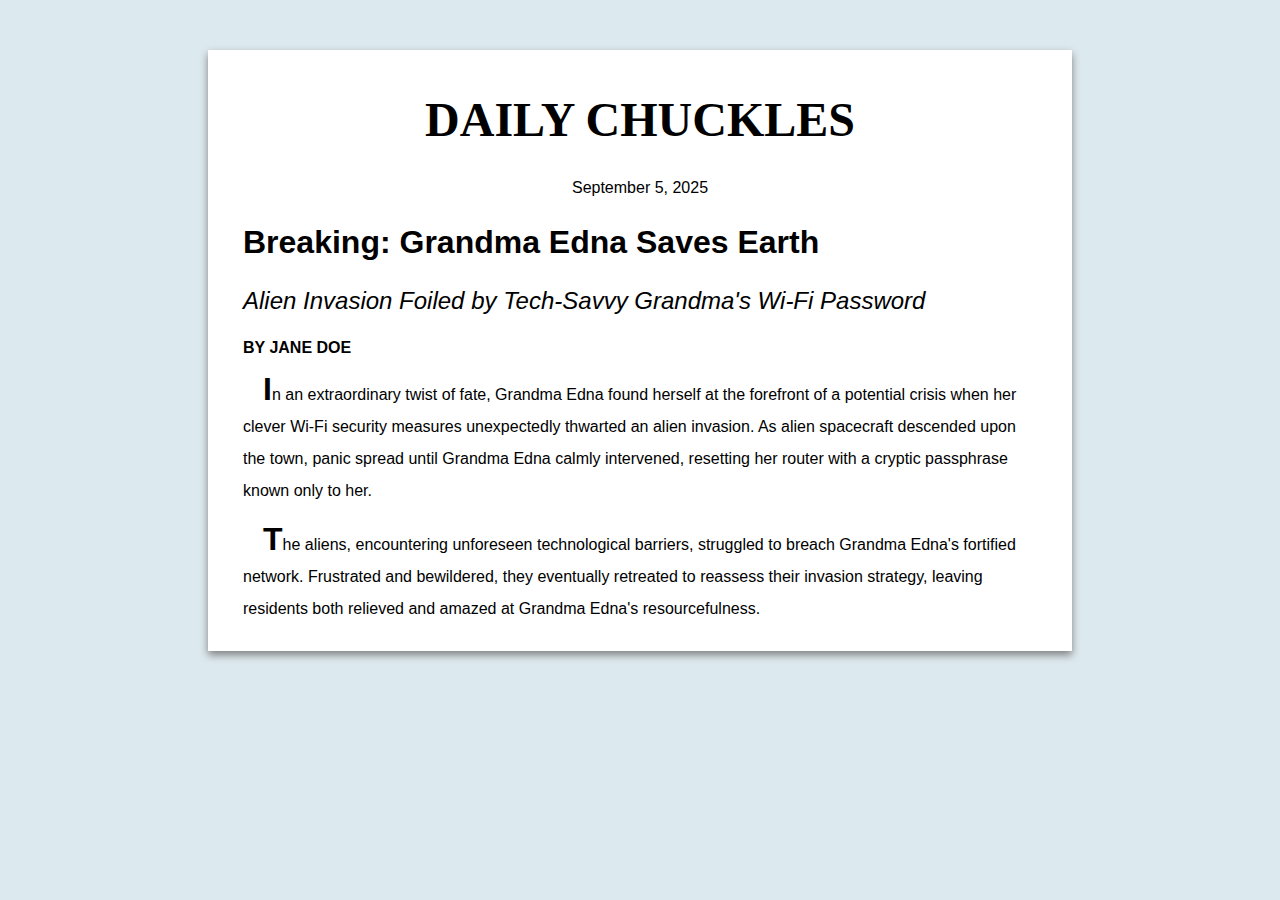
<file: Newspaper Article/index.html>
<!DOCTYPE html>
<html lang="en">
  <head>
    <meta charset="utf-8">
    <meta name="viewport" content="width=device-width, initial-scale=1.0">
    <title>Newspaper Article</title>
    <link rel = "stylesheet" href = "styles.css">
  </head>
  <body>
    <article class = "newspaper">
      <h1 class = "name">Daily Chuckles</h1>
      <p class = "date">September 5, 2025</p>
      <h2 class = "headline">Breaking: Grandma Edna Saves Earth</h2>
      <p class = "sub-headline">Alien Invasion Foiled by Tech-Savvy Grandma's Wi-Fi Password</p>
      <p class = "author">By Jane Doe</p>
      <p class = "text">In an extraordinary twist of fate, Grandma Edna found herself at the forefront of a potential crisis when her clever Wi-Fi security measures unexpectedly thwarted an alien invasion. As alien spacecraft descended upon the town, panic spread until Grandma Edna calmly intervened, resetting her router with a cryptic passphrase known only to her.</p>
      <p class = "text">The aliens, encountering unforeseen technological barriers, struggled to breach Grandma Edna's fortified network. Frustrated and bewildered, they eventually retreated to reassess their invasion strategy, leaving residents both relieved and amazed at Grandma Edna's resourcefulness.</p>
    </article>
  </body>
</html>
</file>
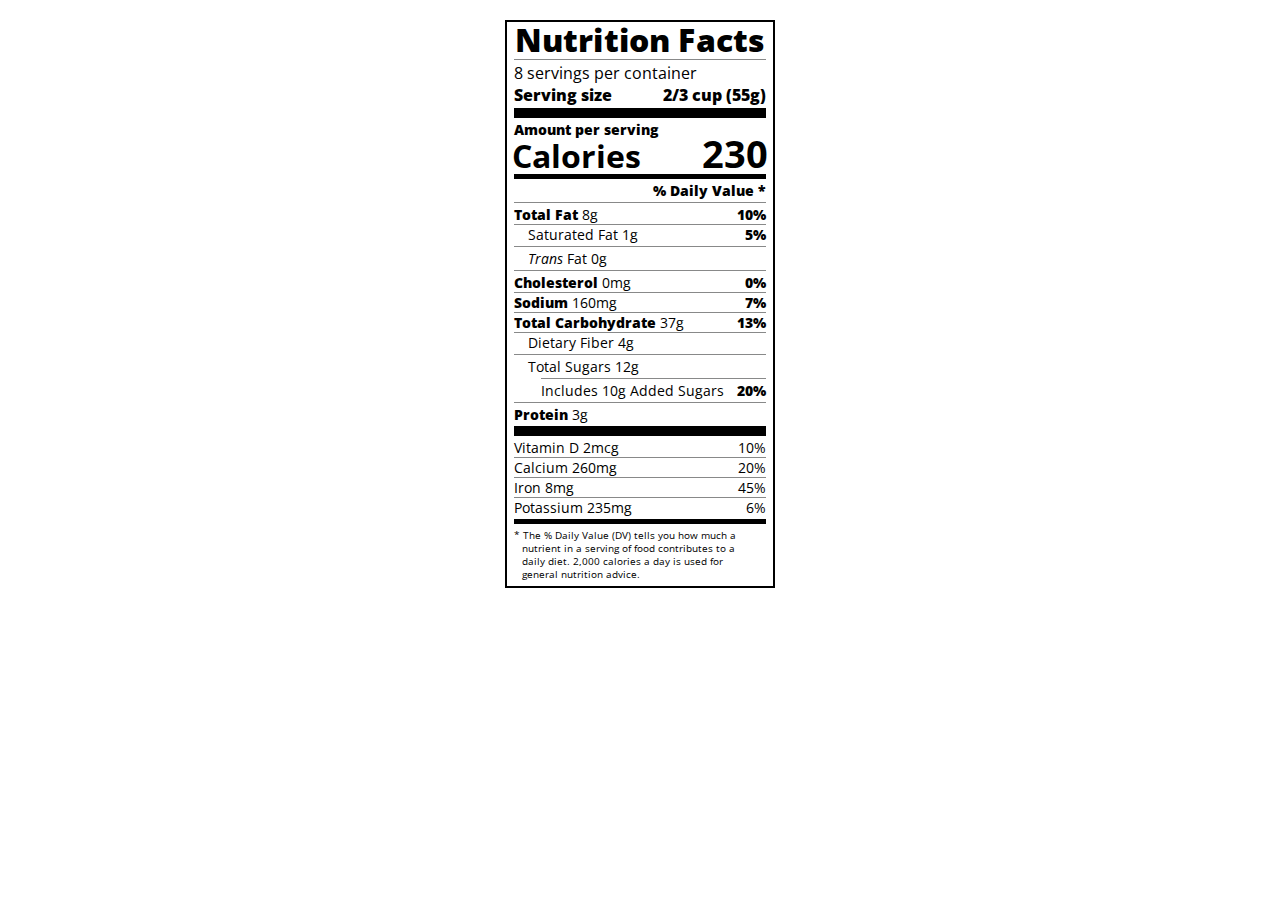
<file: Nutritional Label/index.html>
<!DOCTYPE html>
<html lang="en">

<head>
  <meta charset="UTF-8">
  <title>Nutrition Label</title>
  <link href="https://fonts.googleapis.com/css?family=Open+Sans:400,700,800" rel="stylesheet">
  <link href="./styles.css" rel="stylesheet">
</head>

<body>
    <div class="label">
        <header>
            <h1 class="bold">Nutrition Facts</h1>
            <div class="divider"></div>
            <p>8 servings per container</p>
            <p class="bold">Serving size <span>2/3 cup (55g)</span></p>
        </header>
        <div class="divider large"></div>

        <div class="calories-info">
            <div class="left-container">
                <h2 class="bold small-text">Amount per serving</h2>
                <p>Calories</p>
            </div>
            <span>230</span>
        </div>
        <div class="divider medium"></div>

        <div class="daily-value small-text">
            <p class="bold right no-divider">% Daily Value *</p>
            <div class="divider"></div>

            <p><span><span class="bold">Total Fat</span> 8g</span> <span class="bold">10%</span></p>
            <p class="indent no-divider">Saturated Fat 1g <span class="bold">5%</span></p>
            <div class="divider"></div>
            <p class="indent no-divider"><span><i>Trans</i> Fat 0g</span></p>
            <div class="divider"></div>

            <p><span><span class="bold">Cholesterol</span> 0mg</span> <span class="bold">0%</span></p>
            <p><span><span class="bold">Sodium</span> 160mg</span> <span class="bold">7%</span></p>

            <p><span><span class="bold">Total Carbohydrate</span> 37g</span> <span class="bold">13%</span></p>
            <p class="indent no-divider">Dietary Fiber 4g</p>
            <div class="divider"></div>
            <p class="indent no-divider">Total Sugars 12g</p>
            <div class="divider double-indent"></div>
            <p class="double-indent no-divider">Includes 10g Added Sugars <span class="bold">20%</span></p>
            <div class="divider"></div>
            <p class="no-divider"><span><span class="bold">Protein</span> 3g</span></p>

            <div class="divider large"></div>

            <p>Vitamin D 2mcg <span>10%</span></p>
            <p>Calcium 260mg <span>20%</span></p>
            <p>Iron 8mg <span>45%</span></p>
            <p class="no-divider">Potassium 235mg <span>6%</span></p>
        </div>
        
        <div class="divider medium"></div>
        <p class="note">* The % Daily Value (DV) tells you how much a nutrient in a serving of food contributes to a daily
        diet. 2,000 calories a day is used for general nutrition advice.</p>
    </div>
</body>
</html>
</file>
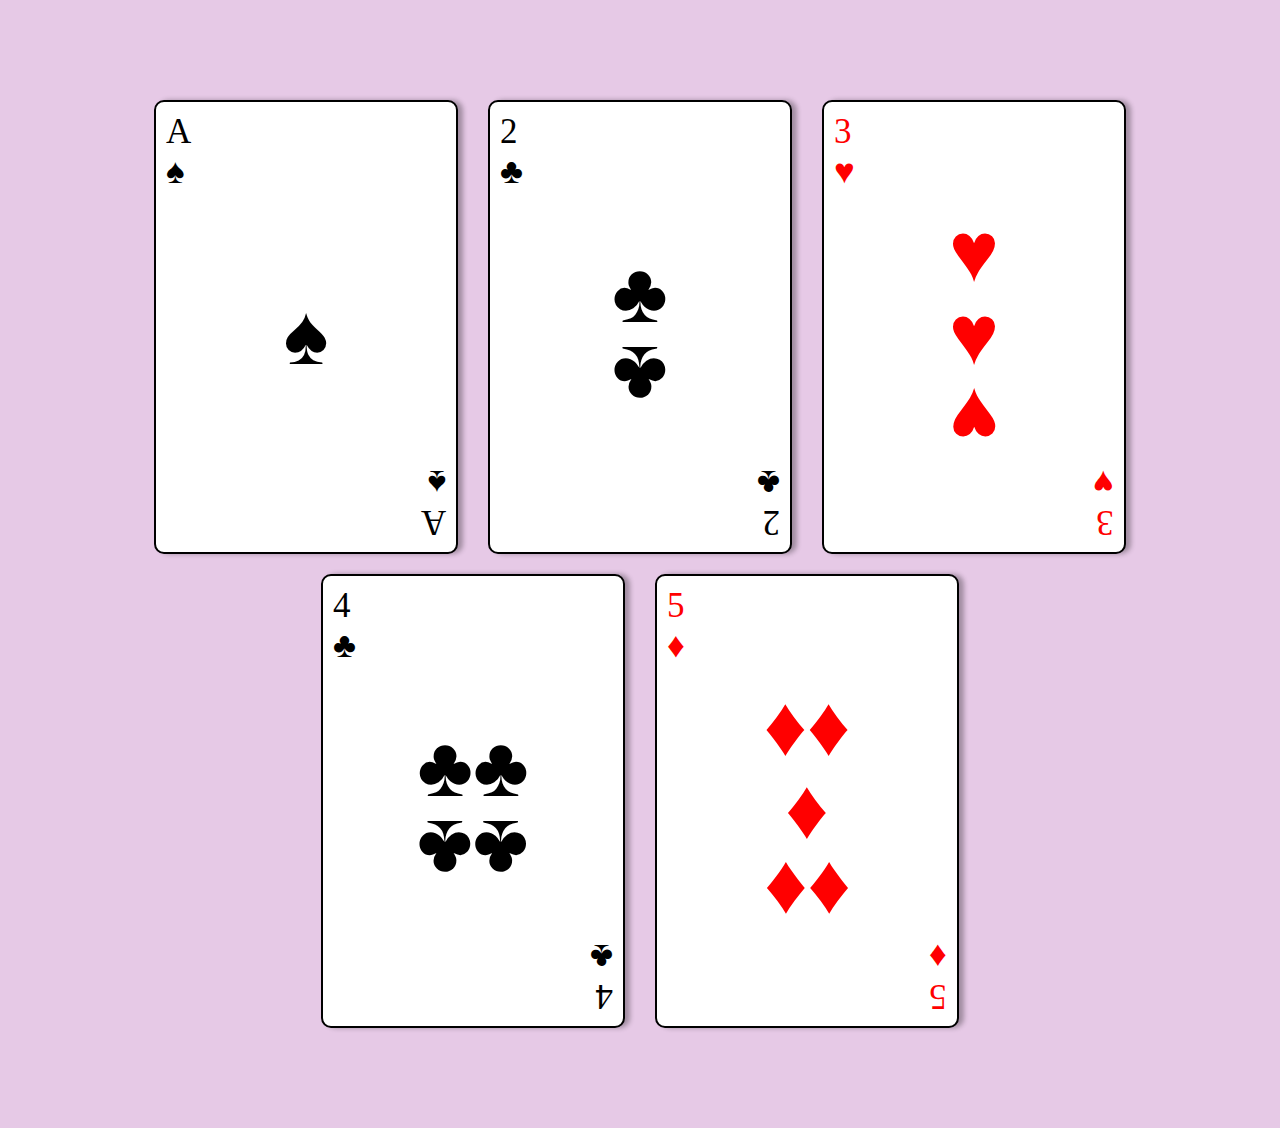
<file: Page of Playing Cards/index.html>
<!DOCTYPE html>
<html lang="en">

<head>
  <meta charset="UTF-8">
  <meta name="viewport" content="width=device-width, initial-scale=1.0">
  <title>Playing Cards</title>
  <link rel = "stylesheet" href="styles.css" />
</head>

<body>
    <main id="playing-cards">
        <!--First Card-->
            <div class="card">
                <div class="left">
                    <span>A</span>
                    <span>♠</span>
                </div>
            
                <div class="middle">
                    <span>♠</span>
                </div>

                <div class="right">
                    <span>♠</span>
                    <span>A</span>
                </div>
            </div>

        <!-- Second Card-->
            <div class="card">
                <div class="left">
                    <span>2</span>
                    <span>♣</span>
                </div>
            
                <div class="middle">
                    <span>♣</span>
                    <span>♣</span>
                </div>

                <div class="right">
                    <span>♣</span>
                    <span>2</span>
                </div>
            </div>

        <!--Third Card-->
            <div class="card" id ="third-card">
                <div class="left">
                    <span>3</span>
                    <span>♥</span>
                </div>
            
                <div class="middle">
                    <span>♥</span>
                    <span>♥</span>
                    <span>♥</span>
                </div>

                <div class="right">
                    <span>♥</span>
                    <span>3</span>
                </div>
            </div>

        <!--Fourth Card-->
            <div class="card">
                <div class="left">
                    <span>4</span>
                    <span>♣</span>
                </div>
            
                <div class="middle">
                    <span>♣♣</span>
                    <span>♣♣</span>
                </div>

                <div class="right">
                    <span>♣</span>
                    <span>4</span>
                </div>
            </div>

        <!--Fifth Card-->
            <div class="card" id="fifth-card">
                <div class="left">
                    <span>5</span>
                    <span>♦</span>
                </div>
            
                <div class="middle">
                    <span>♦♦</span>
                    <span>♦</span>
                    <span>♦♦</span>
                </div>

                <div class="right">
                    <span>♦</span>
                    <span>5</span>
                </div>
            </div>
    </main>
</body>

</html>
</file>
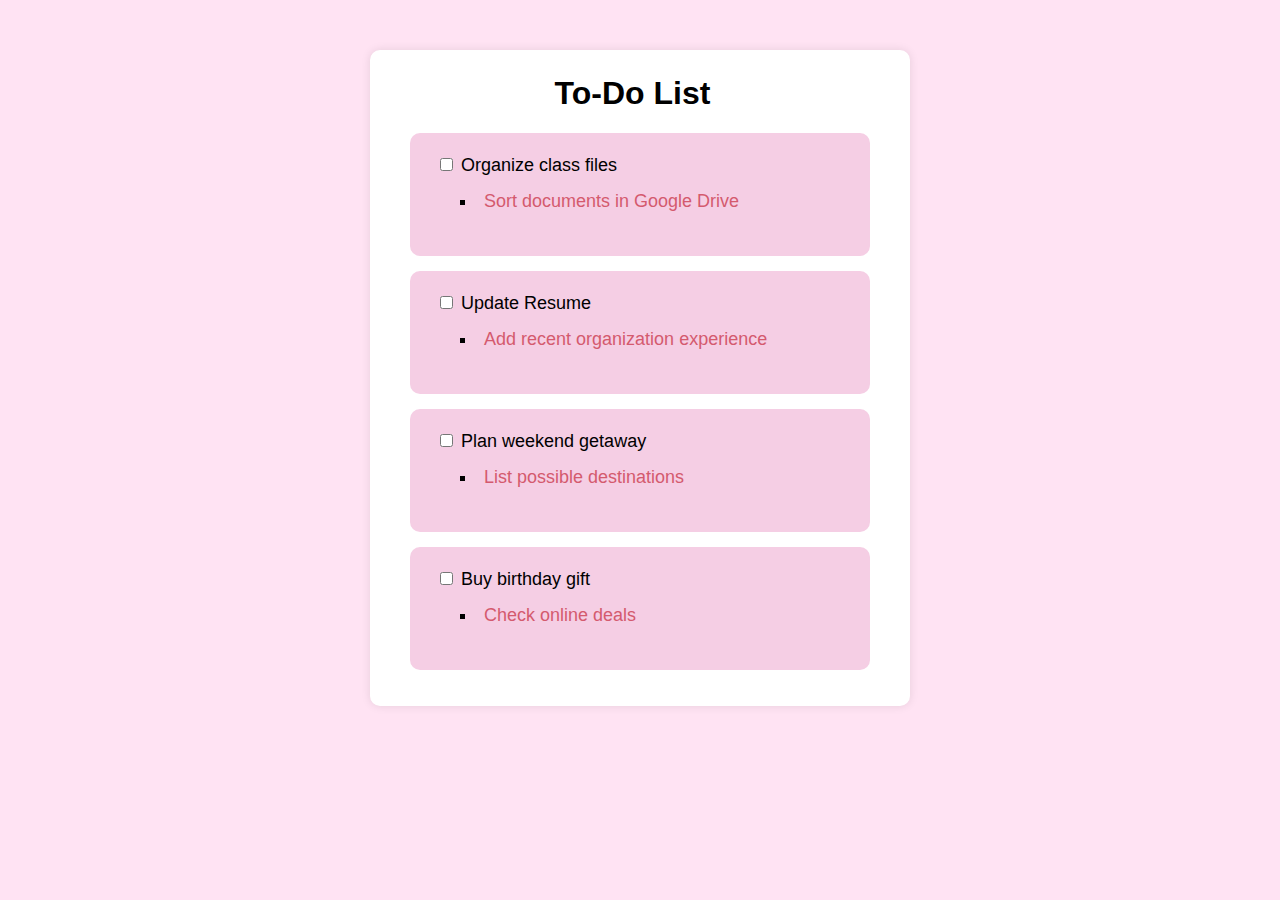
<file: To-Do List/index.html>
<!DOCTYPE html>
<html lang="en">

<head>
    <meta charset="utf-8">
    <title>Styled To-Do List</title>
    <link rel = "stylesheet" href = "design.css">
</head>

<body>
    <div class = "todo-list-box">
        <h1>To-Do List</h1>
        <ul class="todo-list">
            <li>
                <input type = "checkbox" id = "list">
                <label for="list">Organize class files</label>

                <ul class="sub-item">
                    <li>
                        <a class="sub-item-link" href = "https://www.notion.so/nine-s-corner-75f48558c8a7445f9b7f0ca7b3137743?source=copy_link"
                            target = "_blank">
                            Sort documents in Google Drive
                        </a>
                    </li>
                </ul>
            </li>

            <li>
                <input type = "checkbox" id = "list">
                <label for="list">Update Resume</label>

                <ul class="sub-item">
                    <li>
                        <a class="sub-item-link" href = "https://www.notion.so/nine-s-corner-75f48558c8a7445f9b7f0ca7b3137743?source=copy_link"
                            target = "_blank">
                            Add recent organization experience
                        </a>
                    </li>
                </ul>
            </li>

            <li>
                <input type = "checkbox" id = "list">
                <label for="list">Plan weekend getaway</label>

                <ul class="sub-item">
                    <li>
                        <a class="sub-item-link" href = "https://www.notion.so/nine-s-corner-75f48558c8a7445f9b7f0ca7b3137743?source=copy_link"
                            target = "_blank">
                            List possible destinations
                        </a>
                    </li>
                </ul>
            </li>

            <li>
                <input type = "checkbox" id = "list">
                <label for="list">Buy birthday gift</label>

                <ul class="sub-item">
                    <li>
                        <a class="sub-item-link" href = "https://www.notion.so/nine-s-corner-75f48558c8a7445f9b7f0ca7b3137743?source=copy_link"
                            target = "_blank">
                            Check online deals
                        </a>
                    </li>
                </ul>
            </li>
        </ul>
    </div>
</body>

</html>
</file>
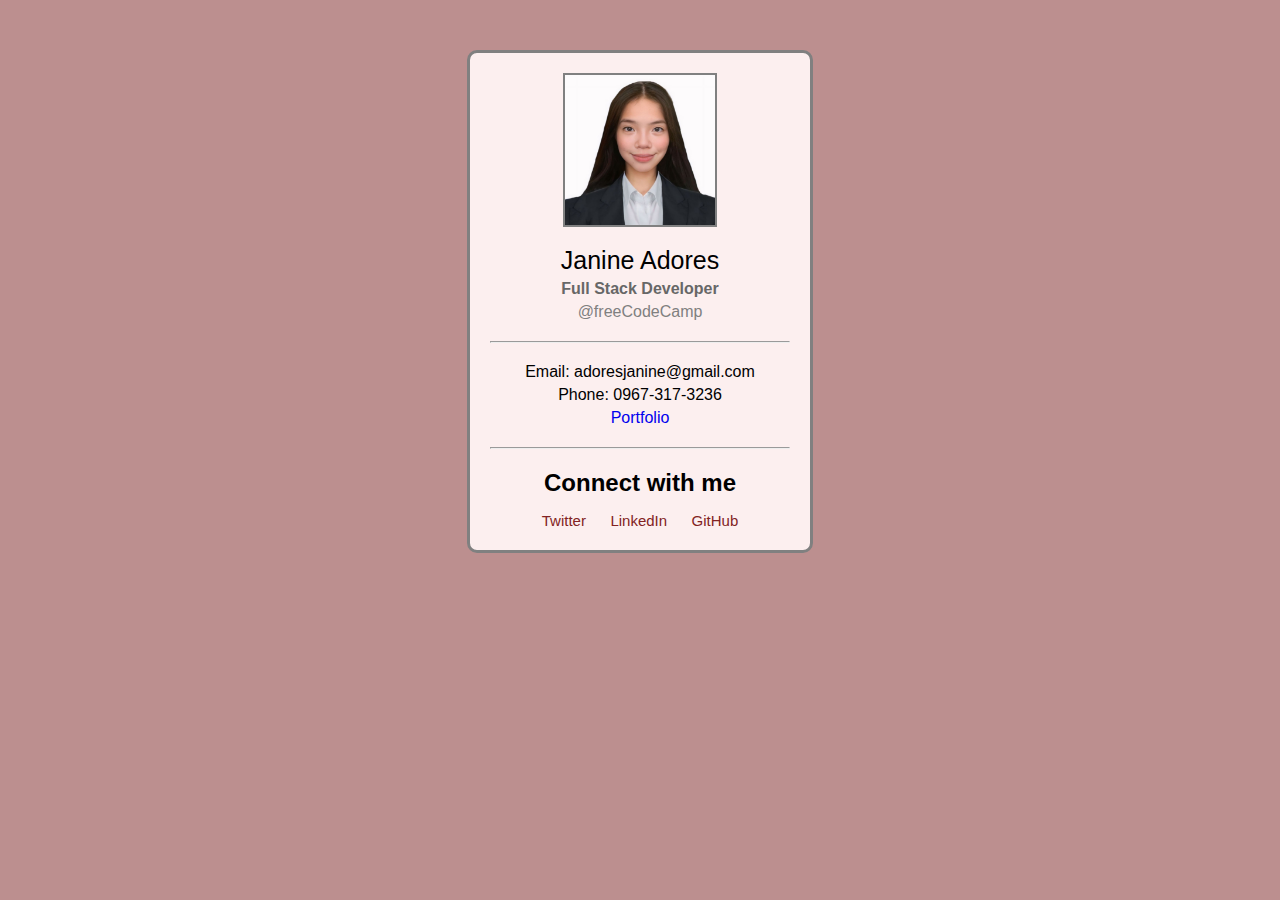
<file: Business Card/businesscard.html>
<!DOCTYPE html>
<html lang="en">
<head>
    <meta charset="UTF-8">
    <meta name="viewport" content="width=device-width, initial-scale=1.0">
    <title>Business Card</title>
    <link rel = "stylesheet" href = "styles.css">
</head>

<body>
    <div class="business-card">
        <img class = "profile-image"
            src = "2x2.jpg" alt = "Janine Adores' Profile Picture"/>
        <p class="full-name">Janine Adores</p>
        <p class="designation">Full Stack Developer</p>
        <p class="company">@freeCodeCamp</p>
        <hr class = "divider">

        <p>Email: adoresjanine@gmail.com</p>
        <p>Phone: 0967-317-3236</p>
        <a href = "https://github.com/nineadore">Portfolio</a>
        <hr class = "divider">

        <div class="social-media">
            <h2>Connect with me</h2>
            <a href = "https://x.com/nineja9_"
            target = "_blank">Twitter</a>
            <a href = "https://www.linkedin.com/in/nineadore/"
            target = "_blank">LinkedIn</a>
            <a href = "https://github.com/nineadore"
            target = "_blank">GitHub</a>
        </div>
    </div>
</body>

</html>
</file>
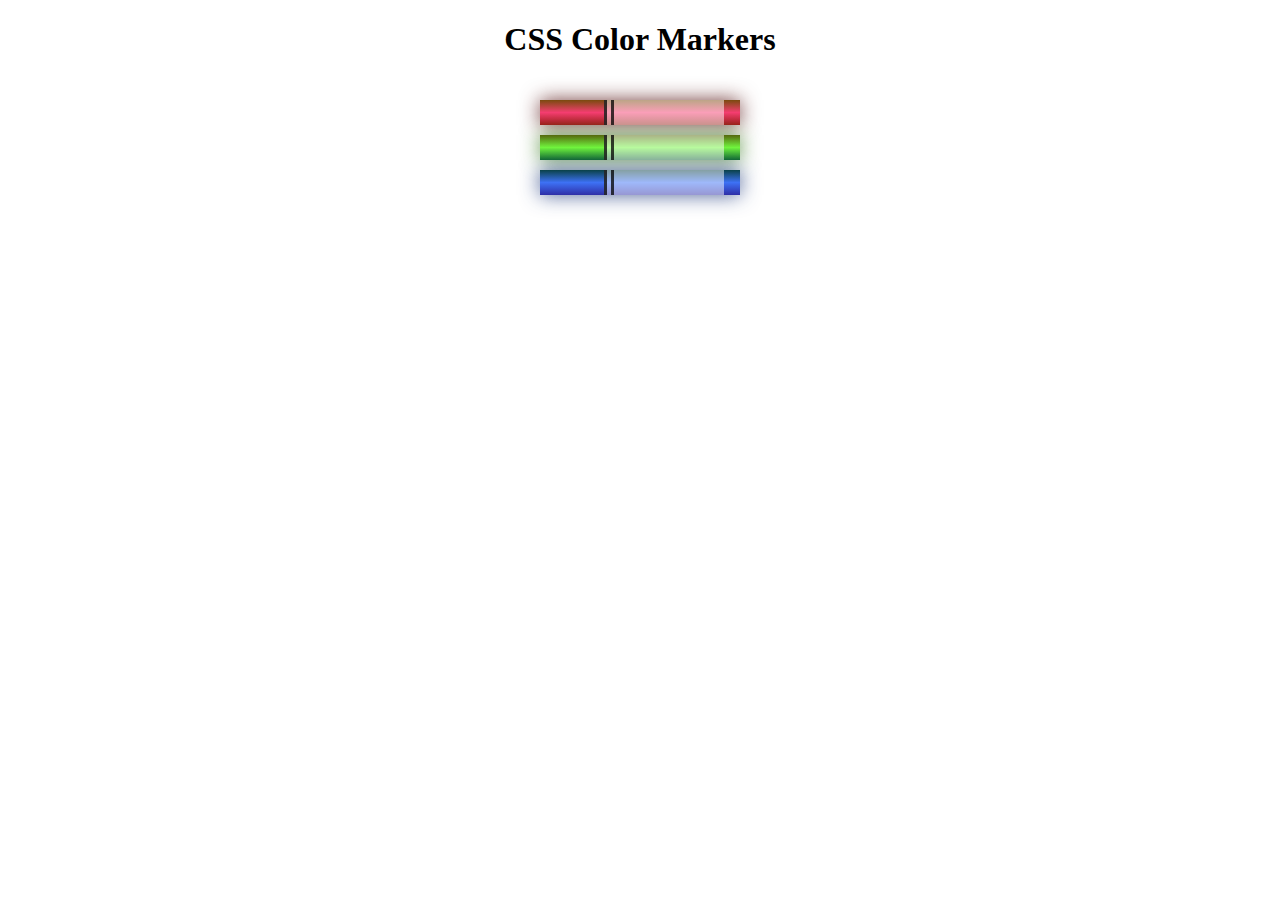
<file: Color Markers/color-markers.html>
<!DOCTYPE html>
<html lang="en">
  <head>
    <meta charset="utf-8">
    <meta name="viewport" content="width=device-width, initial-scale=1.0">
    <title>Colored Markers</title>
    <link rel="stylesheet" href="styles.css">
  </head>
  <body>
    <h1>CSS Color Markers</h1>
    <div class="container">
      <div class="marker red">
        <div class="cap"></div>
        <div class="sleeve"></div>
      </div>
      <div class="marker green">
        <div class="cap"></div>
        <div class="sleeve"></div>
      </div>
      <div class="marker blue">
        <div class="cap"></div>
        <div class="sleeve"></div>
      </div>
    </div>
  </body>
</html>
</file>
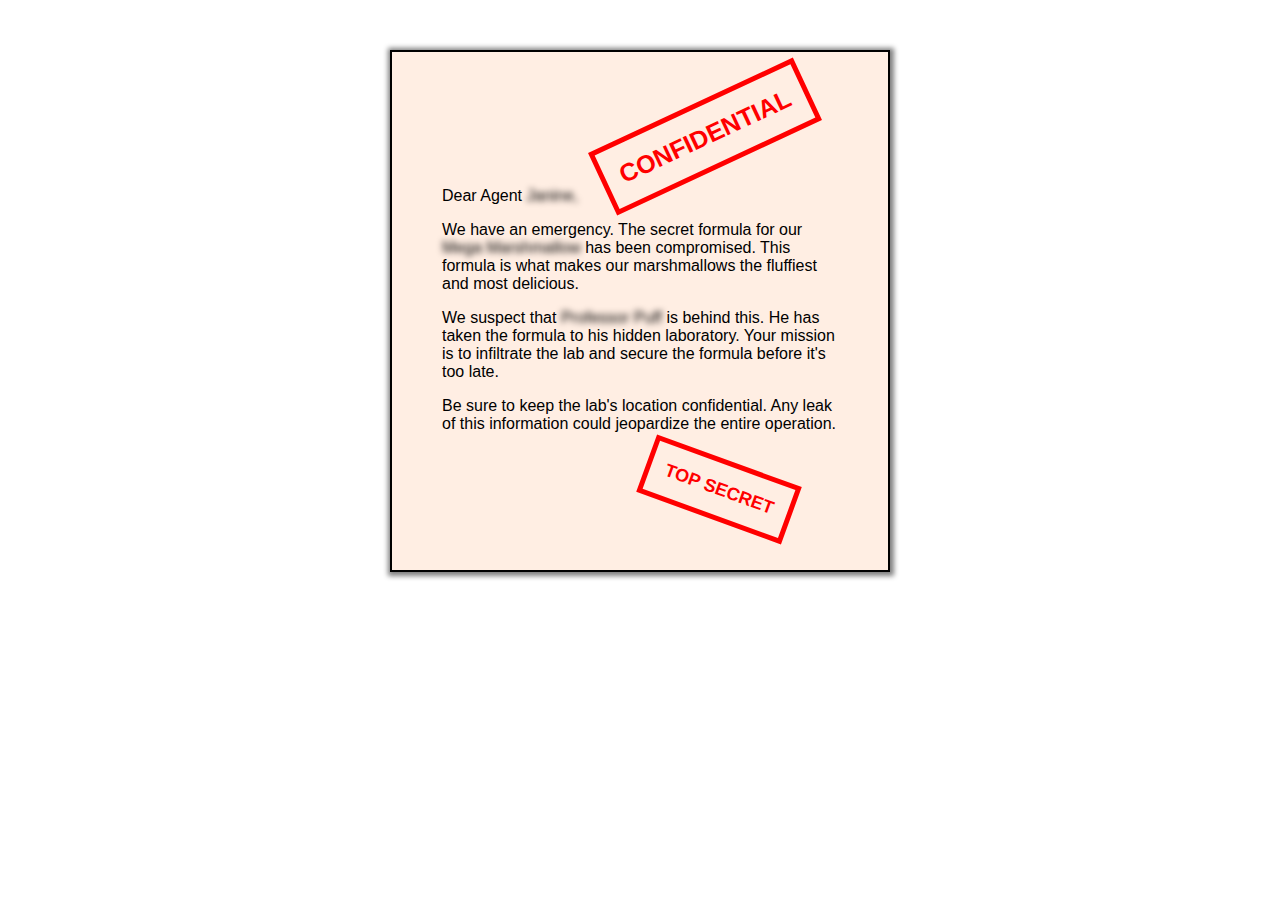
<file: Confidential Email Page/confidential-email.html>
<!DOCTYPE html>
<html lang="en">

<head>
  <meta charset="UTF-8">
  <meta name="viewport" content="width=device-width, initial-scale=1.0">
  <title>Confidential Email</title>
  <link rel = "stylesheet" href = "styles.css" />
</head>

<body>
  <main id="email">
    
    <div id="confidential">CONFIDENTIAL</div>

    <p>Dear Agent <span class="blurred">Janine,</span></p>

    <p>We have an emergency. 
        The secret formula for our <span class="blurred">Mega Marshmallow</span>
        has been compromised. This formula is what makes our marshmallows the 
        fluffiest and most delicious.
    </p>

    <p>We suspect that <span class="blurred">Professor Puff</span> is behind this. 
        He has taken the formula to his hidden laboratory. 
        Your mission is to infiltrate the lab and secure the formula before it's too late.
    </p>

    <p>Be sure to keep the lab's location confidential.
      Any leak of this information could jeopardize the entire operation.
    </p>

    <div id="top-secret">TOP SECRET</div>
  </main>
</body>

</html>
</file>
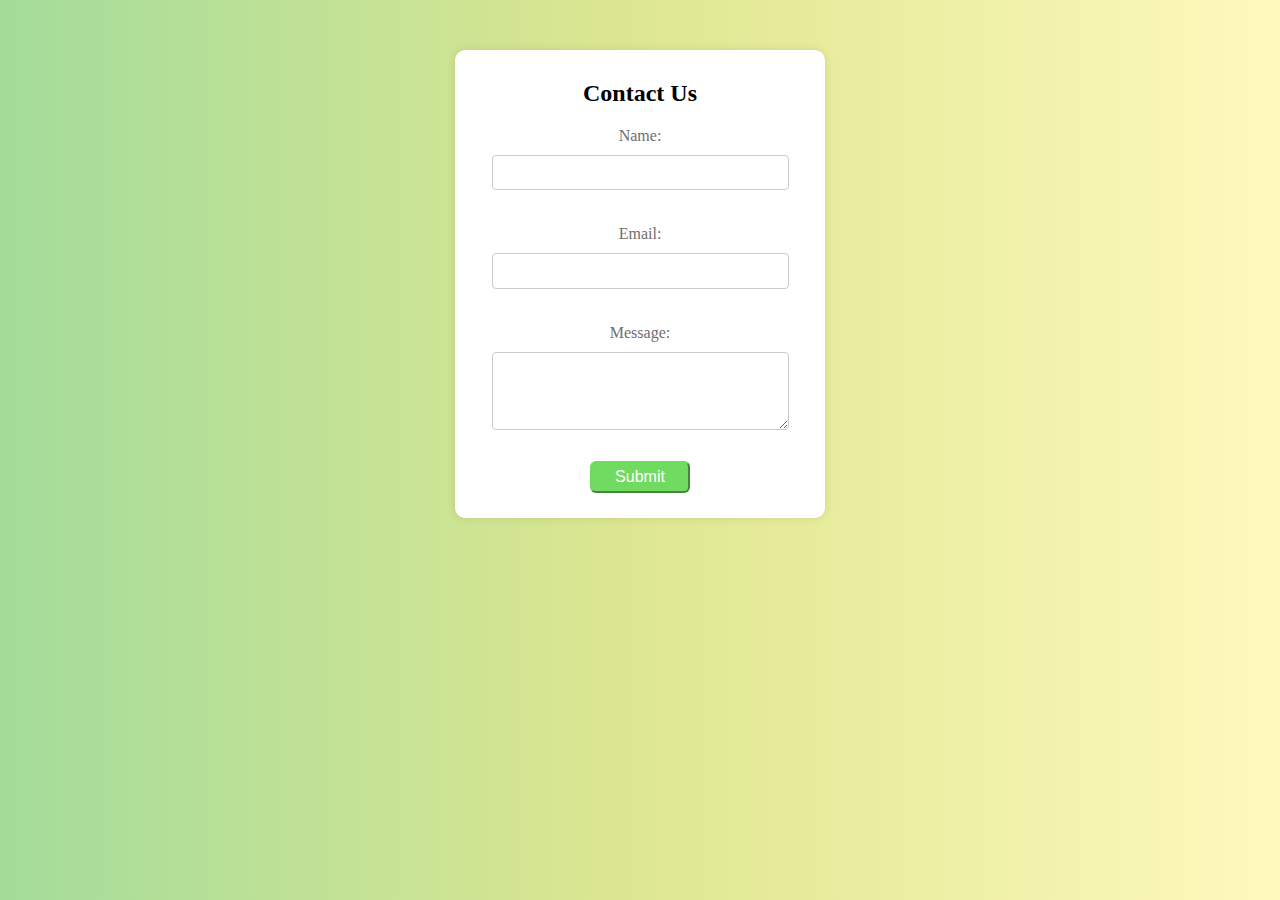
<file: Contact Form/contact-form.html>
<!DOCTYPE html>
<html lang="en">

<head>
    <meta charset="utf-8">
    <title>Contact Form</title>
    <link rel = "stylesheet" href = "styles.css" />
</head>

<body>
    <div class = "form-container">
        <form>
            <h2>Contact Us</h2>
            <label for="name">Name: 
                <input type="text" id="name" name="name" required />
            </label>
            <br>
            <label for="email">Email: 
                <input type="email" id="email" name="email" required />
            </label>
            <br>
            <label for="message">Message: 
                <textarea id="message" name="message" required></textarea>
            </label>
            <br>
            <button type = "submit" value="submit">Submit</button>
        </form>
    </div>
</body>

</html>
</file>
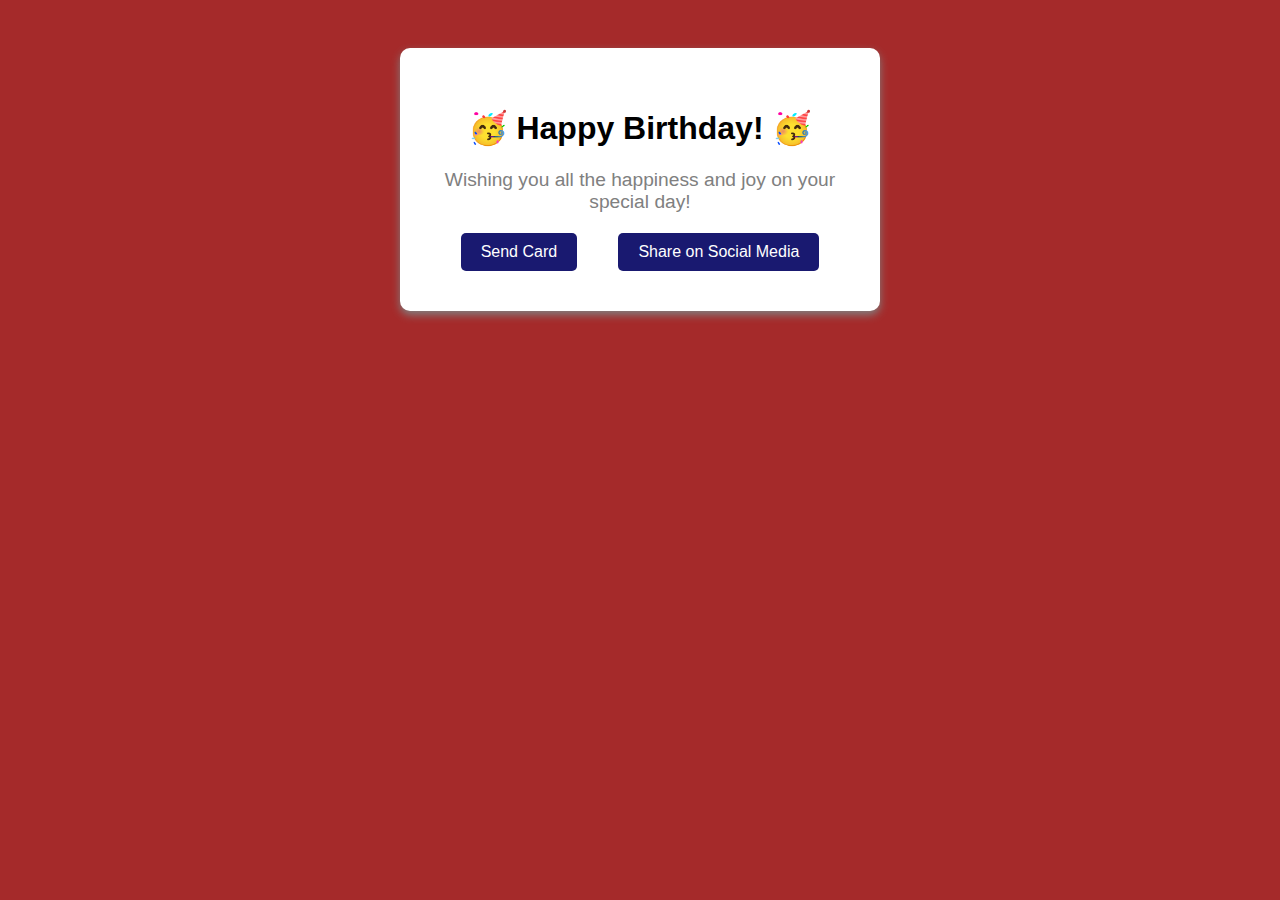
<file: Greeting Card/greeting-card.html>
<!DOCTYPE html>
<html lang="en">
  <head>
    <meta charset="utf-8">
    <meta name="viewport" content="width=device-width, initial-scale=1.0">
    <title>Greeting Card</title>
    <link href="styles.css" rel="stylesheet">
  </head>
  <body>
    <div class="card" id="greeting-card">
      <h1>Happy Birthday!</h1>

      <p class="message">
        Wishing you all the happiness and joy on your special day!
      </p>

      <div class="card-links">
        <a href="#send" class="send-link">Send Card</a>
        <a href="#share" class="share-link">Share on Social Media</a>
      </div>
  	</div>

  <section id="send">
    <h2>Sending your card...</h2>
    <p>Card successfully sent to your recipient!</p>
  </section>

  <section id="share">
    <h2>Sharing your card...</h2>
    <p>Your card was shared on social media!</p>
  </section>

  </body>
</html>
</file>
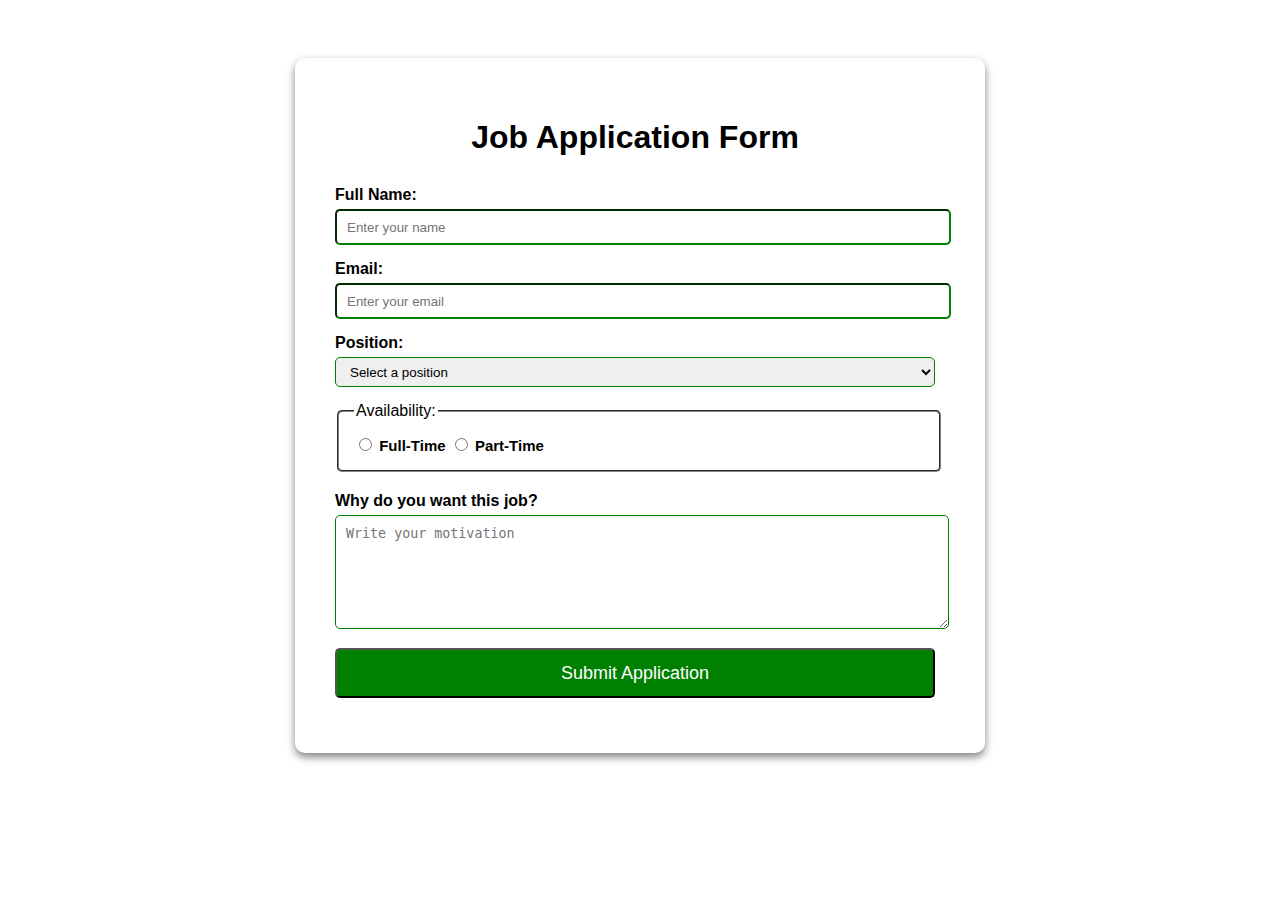
<file: Job Application Form/job-app-form.html>
<!DOCTYPE html>
<html lang="en">
<head>
    <meta charset="utf-8">
    <meta name="viewport" content="width=device-width, initial-scale=1.0">
    <title>Job Application Form</title>
    <link rel = "stylesheet" href = "styles.css"/>
</head>
<body>
    <div class = "container">
        <h1>Job Application Form</h1>
        <form>
            <label>Full Name: <br> 
                <input type = "text" id = "name" placeholder="Enter your name">
            </label>
            <br>
            <label>Email: <br> 
                <input type = "email" id = "email" placeholder="Enter your email">
            </label>
            <br> 
            <label>Position: <br> 
                <select id = "position" name = "position">
                    <option value = "" disabled selected>Select a position</option>
                    <option value = "Developer">Developer</option>
                    <option value = "Designer">Designer</option>
                    <option value = "Manager">Manager</option>
                </select>
            </label>

            <fieldset class = "radio-group">
                <legend>Availability:</legend>  
                <label>
                    <input type = "radio" name = "availability" value = "full-time">
                    Full-Time
                </label>

                <label>
                    <input type = "radio" name = "availability" value = "part-time">
                    Part-Time
                </label>
            </fieldset>

            <label>Why do you want this job? <br> </label>
            <textarea id = "message" placeholder = "Write your motivation"></textarea>
            <br> 
            <button type = "submit">Submit Application</button>
        </form>
    </div>
</body>
</html>
</file>
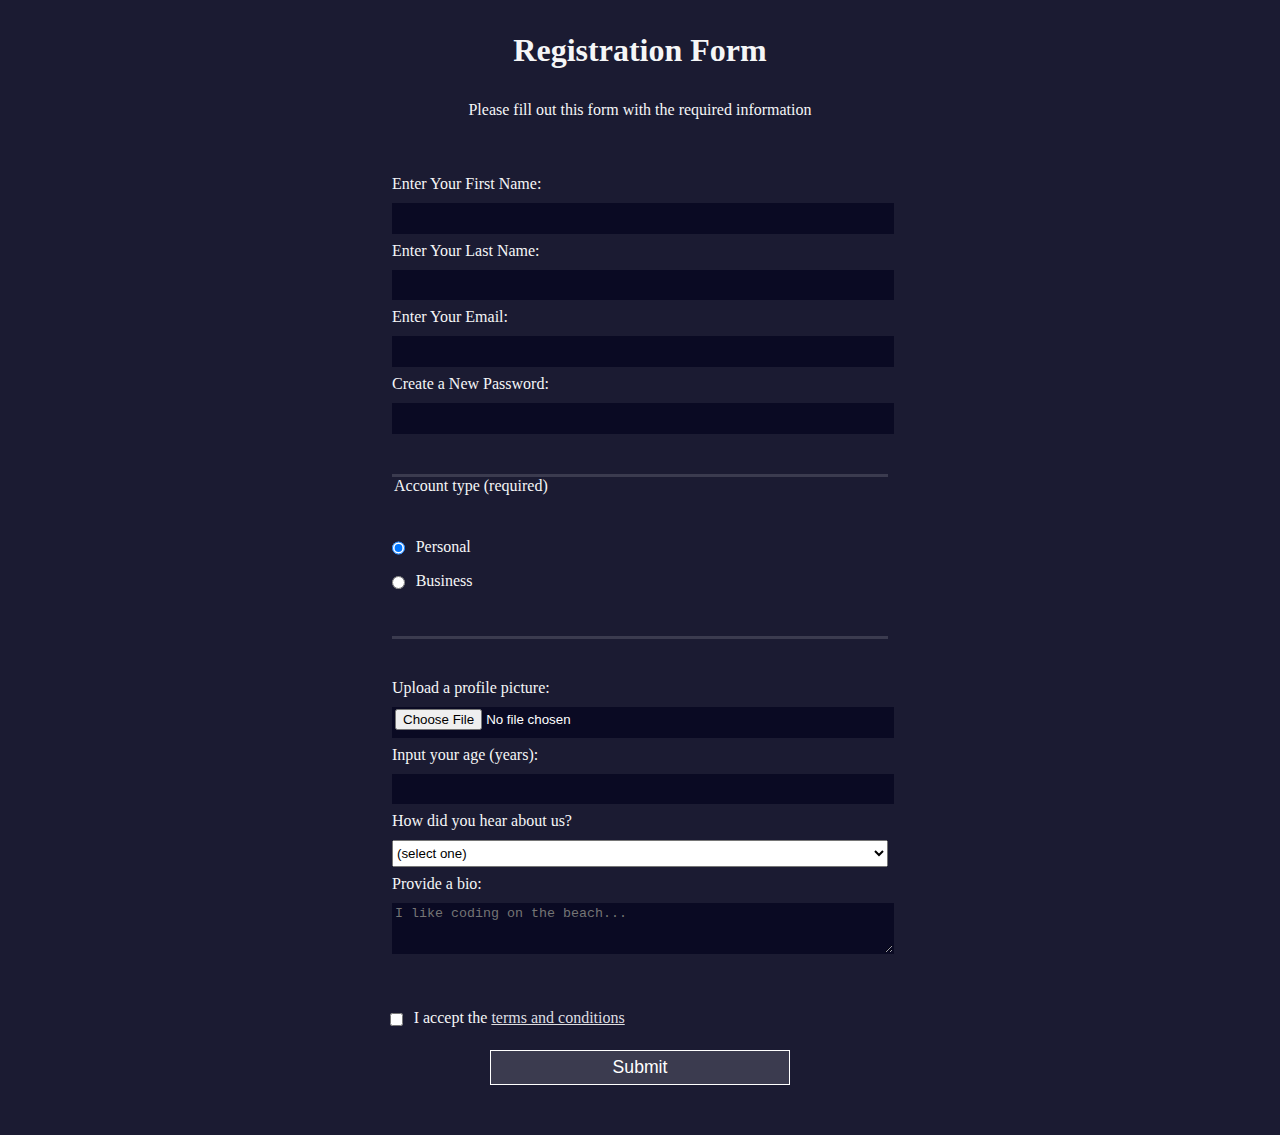
<file: Registration Form/regis-form.html>
<!DOCTYPE html>
<html lang="en">
  <head>
    <meta charset="UTF-8">
    <title>Registration Form</title>
    <link rel="stylesheet" href="styles.css" />
  </head>
  <body>
    <h1>Registration Form</h1>
    <p>Please fill out this form with the required information</p>

    <form method="post" action='https://register-demo.freecodecamp.org'>

      <fieldset>
        <label for="first-name">Enter Your First Name: 
            <input id="first-name" name="first-name" type="text" required />
        </label>

        <label for="last-name">Enter Your Last Name: 
            <input id="last-name" name="last-name" type="text" required />
        </label>

        <label for="email">Enter Your Email: 
            <input id="email" name="email" type="email" required />
        </label>

        <label for="new-password">Create a New Password: 
            <input id="new-password" name="new-password" 
            type="password" pattern="[a-z0-5]{8,}" required />
        </label>
      </fieldset>

      <fieldset>
        <legend>Account type (required)</legend>
        <label for="personal-account">
            <input id="personal-account" type="radio" name="account-type" 
            value="personal" class="inline" checked /> Personal
        </label>

        <label for="business-account">
            <input id="business-account" type="radio" name="account-type" 
            value="business" class="inline" /> Business
        </label>
      </fieldset>

      <fieldset>
        <label for="profile-picture">Upload a profile picture: 
            <input id="profile-picture" type="file" name="file" />
        </label>

        <label for="age">Input your age (years): 
            <input id="age" type="number" name="age" min="13" max="120" />
        </label>

        <label for="referrer">How did you hear about us?
          <select id="referrer" name="referrer">
            <option value="">(select one)</option>
            <option value="1">freeCodeCamp News</option>
            <option value="2">freeCodeCamp YouTube Channel</option>
            <option value="3">freeCodeCamp Forum</option>
            <option value="4">Other</option>
          </select>
        </label>

        <label for="bio">Provide a bio:
          <textarea id="bio" name="bio" rows="3" cols="30" 
          placeholder="I like coding on the beach..."></textarea>
        </label>
      </fieldset>

      <label for="terms-and-conditions">
        <input class="inline" id="terms-and-conditions" 
        type="checkbox" required name="terms-and-conditions" /> 
        I accept the 
        <a href="https://www.freecodecamp.org/news/terms-of-service/">
            terms and conditions</a>
      </label>

      <input type="submit" value="Submit" />
    </form>
  </body>
</html>
</file>
<file: Newspaper Article/styles.css>
html {
  font-size: 24px;
}

body {
  background-color: rgb(220, 233, 238);
}

article {
  margin: 50px 200px;
  background-color: white;
  padding: 10px 35px;
}

.newspaper {
  font-size: 16px;
  font-family: "Open Sans", sans-serif;
  box-shadow: 0 4px 8px gray;
}

.name {
  font-size: 2rem;
  font-family: Times New Roman, serif;
  text-align: center;
}

.date {
  text-align: center;
}

.name, .author {
  text-transform: uppercase;
}

.headline {
  font-size: 2em;
  font-weight: bold;
}

.sub-headline {
  font-weight: 100;
  font-size: 1.5em;
  font-style: italic;
}

.author {
  font-weight: bold;
}

.text {
  text-indent: 20px;
  line-height: 2em;
}

.text::first-letter {
  font-weight: bold;
  font-size: 2em;
}
</file>
<file: Nutritional Label/styles.css>
* {
  box-sizing: border-box;
}

html {
  font-size: 16px;
}

body {
  font-family: 'Open Sans', sans-serif;
}

.label {
  border: 2px solid black;
  width: 270px;
  margin: 20px auto;
  padding: 0 7px;
}

header h1 {
  text-align: center;
  margin: -4px 0;
  letter-spacing: 0.15px
}

p {
  margin: 0;
  display: flex;
  justify-content: space-between;
}

.divider {
  border-bottom: 1px solid #888989;
  margin: 2px 0;
}

.bold {
  font-weight: 800;
}

.large {
  height: 10px;
}

.large, .medium {
  background-color: black;
  border: 0;
}

.medium {
  height: 5px;
}

.small-text {
  font-size: 0.85rem;
}


.calories-info {
  display: flex;
  justify-content: space-between;
  align-items: flex-end;
}

.calories-info h2 {
  margin: 0;
}

.left-container p {
  margin: -5px -2px;
  font-size: 2em;
  font-weight: 700;
}

.calories-info span {
  margin: -7px -2px;
  font-size: 2.4em;
  font-weight: 700;
}

.right {
  justify-content: flex-end;
}

.indent {
  margin-left: 1em;
}

.double-indent {
  margin-left: 2em;
}

.daily-value p:not(.no-divider) {
  border-bottom: 1px solid #888989;
}

.note {
  font-size: 0.6rem;
  margin: 5px 0;
  padding: 0 8px;
  text-indent: -8px;
}
</file>
<file: Page of Playing Cards/styles.css>
body {
    background-color: rgb(230, 201, 230);
    margin: 100px;
}

#playing-cards {
    /* horizontally center its children */
    display: flex;
    justify-content: center;

    flex-wrap: wrap;
    gap: 20px;
}

.card {
    /* Content Style */
    position: relative;
    display: flex;
    flex-direction: column;
    justify-content: space-between;

    /* Appearance Style */
    background-color: white;
    width: 300px;
    height: 450px;

    margin: 0 5px;

    border: 2px solid black;
    border-radius: 10px;
    box-shadow: 5px 0 5px rgba(0, 0, 0, 0.3);
}

#third-card, #fifth-card {
    color: red;
}

.left {
    display: flex; 
    flex-direction: column;
    align-self: flex-start;
    margin: 10px 0 0 10px;
    font-size: 35px;
}

.right {
    display: flex; 
    flex-direction: column-reverse;
    align-self: flex-end;
    margin: 0 10px 10px 0;
    font-size: 35px;

    transform: rotate(180deg);
}

.middle {
    display: flex;
    flex-direction: column;
    align-self: center;
    justify-content: center;
    align-items: center;
    font-size: 85px;
}

.middle > span {
    margin-bottom: -15px;
}

.middle > span:last-child:not(:only-child) {
    transform: rotate(180deg);
}
</file>
<file: To-Do List/design.css>
body {
  background-color: rgb(255, 227, 243);
}
.todo-list-box {
  /* Box Size */
  width: 500px;
  max-width: 500px;

  /* Box Color */
  background-color: rgb(255, 255, 255);

  /* Box Margin */
  margin-top: 50px;
  margin-left: auto;
  margin-right: auto;
  margin-bottom: 50px;

  /* Box Padding */
  padding-top: 20px;
  padding-bottom: 20px;
  padding-right: 40px;

  /* Box Shadow, Corner */
  box-shadow: 0 0 10px 0 rgba(0, 0, 0, 0.1);
  border-radius: 10px;

  /* Font Family */
  font-family: 'Segoe UI', Tahoma, Geneva, Verdana, sans-serif;

}

.todo-list {
  flex-direction: column;
}

.todo-list > li {
  background-color: rgb(245, 206, 228);
  list-style-type: none;
  line-height: 30px;
  margin-bottom: 15px;
  border-radius: 10px;
  padding: 10px;
  padding-bottom: 40px;
  font-size: 18px;
}

#list {
  margin-top: 15px;
  margin-left: 20px;
  margin-bottom: 15px;
}

.sub-item > li {
  list-style-type: square;
  list-style-position: inside;

}
/* Title Design */
h1 {
  font-family: Verdana, Geneva, Tahoma, sans-serif;
  margin-top: 5px;
  padding-left: 25px;
  text-align: center;
}

/* Anchor Design*/
a {
  text-decoration: none;
}

a:link {
  color: rgb(212, 90, 110);
}

a:visited {
  color: purple;
}

a:hover {
  color: rgb(255, 0, 43);;
}

a:focus {
  outline: 2px solid rgb(212, 90, 110);
}

a:active {
  color: rgb(255, 49, 83);;
}
</file>
<file: Business Card/styles.css>
body {
  background-color: rosybrown;
  font-family: Arial, sans-serif;
}

p {
  margin-top: 5px;
  margin-bottom: 5px;
}

a {
  text-decoration: none;
}

.business-card {
  width: 300px;
  background-color: rgb(252, 239, 239);
  padding: 20px;
  margin-top: 50px;
  text-align: center;
  font-size: 16px;
  margin-left: auto;
  margin-right: auto;
  border: 3px solid gray;
  border-radius: 10px;
}

.profile-image {
  height: 150px;
  max-width: 100%;
  border: 2px solid gray;
}

.full-name {
  padding-top: 10px;
  font-size: 25px;
}

.designation {
  font-weight: bold;
  color: rgb(103, 103, 103);
}

.company {
  color: gray;
}

.divider {
  margin-top: 20px;
  margin-bottom: 20px;
}

.social-media a{
  font-size: 15px;
  color: rgb(130, 35, 35);
  padding: 10px;
}

.social-media h2 {
  margin-bottom: 15px;
}
</file>
<file: Color Markers/styles.css>
h1 {
  text-align: center;
}

.container {
  background-color: rgb(255, 255, 255);
  padding: 10px 0;
}

.marker {
  width: 200px;
  height: 25px;
  margin: 10px auto;
}

.cap {
  width: 60px;
  height: 25px;
}

.sleeve {
  width: 110px;
  height: 25px;
  background-color: rgba(255, 255, 255, 0.5);
  border-left: 10px double rgba(0, 0, 0, 0.75);
}

.cap, .sleeve {
  display: inline-block;
}

.red {
  background: linear-gradient(rgb(122, 74, 14), rgb(245, 62, 113), rgb(162, 27, 27));
  box-shadow: 0 0 20px 0 rgba(83, 14, 14, 0.8);
}

.green {
  background: linear-gradient(#55680D, #71F53E, #116C31);
  box-shadow: 0 0 20px 0 #3B7E20CC;
}

.blue {
  background: linear-gradient(hsl(186, 76%, 16%), hsl(223, 90%, 60%), hsl(240, 56%, 42%));
  box-shadow: 0 0 20px 0 hsla(223, 59%, 31%, 0.8);
}
</file>
<file: Confidential Email Page/styles.css>
body {
    font-family: sans-serif;
}

#email {
  background-color: #ffeee3;
  padding: 50px;
  width: 500px;

  border: 2px solid black;
  box-shadow: 1px 1px 5px 3px gray;
  box-sizing: border-box;

  margin: 50px auto 50px auto;
}

.blurred {
  filter: blur(3px);
}

#confidential {
  display: inline-block;
  font-size: 25px;
  font-weight: bold;
  padding: 15px;
  border: 5px solid red;
  color: red;
  transform: rotate(-25deg);
  margin-left: 150px;
}

#top-secret {
  display: inline-block;
  font-size: 18px;
  font-weight: bold;
  padding: 15px;
  border: 5px solid red;
  color: red;
  transform: rotate(20deg);
  margin: 10px 0 0 200px;
}
</file>
<file: Contact Form/styles.css>
body {
  background: linear-gradient(90deg, #A3DC9A, #DEE791, #FFF9BD);
  font-family:'Lucida Sans', 'Lucida Sans Regular', 'Lucida Grande';
}

h2 {
  padding-top: 30px;
}

.form-container {
  height: 100%;
  width: 300px;
  text-align: center;

  background-color: white;
  border-radius: 10px;
  box-shadow: 0 0 10px 0px rgba(0, 0, 0, 0.1);

  padding: 0 35px 25px;
  margin: auto;
  margin-top: 50px;
  margin-bottom: 50px;
}

label {
  display: block;
  margin: 0.5rem 0;
  color: rgb(112, 109, 109);
}

input{
  margin: 10px 0 1px 0;
  width: 95%;
  min-height: 2.5em;

  border-radius: 4px;
  border: 1px solid rgb(204, 203, 203);
  padding: 0 0 0 10px;
}

textarea {
  margin: 10px 0 1px 0;
  width: 95%;
  min-height: 5em;

  border-radius: 4px;
  border: 1px solid rgb(204, 203, 203);
  padding: 10px 0 0 10px;
}

button {
  background-color: #71da61;
  border-color: #71da61;
  color: white;
  border-radius: 6px;
  box-shadow: none;

  display: flex;
  align-items: center;
  justify-content: center;

  padding: 0px;
  margin-top: 0px;
  margin: auto;

  height: 2em;
  min-width: 100px;

  font-size: 16px;
}

button:hover {
  background-color: #99d690;
}
</file>
<file: Greeting Card/styles.css>
body {
  font-family: Arial, sans-serif;
  padding: 40px;
  text-align: center;
  background-color: brown;
}

.card {
  background-color: white;
  max-width: 400px;
  padding: 40px;
  margin: 0 auto;
  border-radius: 10px;
  box-shadow: 0 4px 8px gray;
  transition: transform 0.3s, background-color 0.3s ease
}

.card:hover {
  background-color: khaki;
  transform: scale(1.1);
}

h1::before {
  content: "🥳 ";
}

h1::after {
  content: " 🥳";
}

.message {
  font-size: 1.2em;
  color: gray;
  margin-bottom: 20px;
}

.card-links {
  margin-top: 20px;
  display: flex;
  justify-content: space-around;
}

.card-links a {
  text-decoration: none;
  font-size: 1em;
  padding: 10px 20px;
  border-radius: 5px;
  color: white;
  background-color: midnightblue;
  transition: background-color 0.3s ease;
}

.card-links a:hover {
  background-color: orangered;
}

.card-links a:active {
  background-color: midnightblue;
}

.card-links a:focus {
  outline: 2px solid yellow;
}

.card-links a:visited {
  color: crimson;
}


section {
  display: none;
  margin: 20px auto;
  max-width: 600px;
  background-color: whitesmoke;
  padding: 20px;
  border-radius: 10px;
}

section:hover{
  transform: skewX(10deg);
}

section:target {
  display: block;
}
</file>
<file: Job Application Form/styles.css>
body {
    font-family:'Lucida Sans', 'Lucida Sans Regular', 'Lucida Grande', 'Lucida Sans Unicode', Geneva, Verdana, sans-serif;
    padding: 50px;
}

.container {
    background-color: rgb(255, 255, 255);
    max-width: 600px;
    padding: 40px;
    padding-right: 50px;
    margin: 0 auto;
    border-radius: 10px;
    box-shadow: 0 4px 8px gray;
}

h1 {
    text-align: center;
    margin-bottom: 30px;
}

label {
    font-weight: bold;
}

input[type = "text"],
input[type = "email"],
select {
    height: 30px;
    width: 100%;
    margin-top: 5px;
    margin-bottom: 15px;
    padding-left: 10px;
    border-radius: 5px !important;
}

fieldset {
    padding: 15px;
    margin-bottom: 20px;
    width: 95%;
    border-color: gray;
    border-radius: 5px;
}

fieldset label {
  font-size: 15px;
}

textarea {
    margin-top: 5px;
    width: 100%;
    height: 100px;
    padding-left: 10px;
    padding-top: 10px;
    border-radius: 5px;
}

button {
    /* Positioning */
    display: flex;
    justify-content: center;
    align-items: center;
    margin: 15px 0;

    /* Size of Button */
    width: 100%;
    height: 50px;

    /* Font Style */
    font-size: 18px;
    font-family: 'Lucida Sans', 'Lucida Sans Regular', 'Lucida Grande', 'Lucida Sans Unicode', Geneva, Verdana, sans-serif;
    color: white;

    /* Background and Border */
    background-color: green;
    border-radius: 5px;

}

button:hover {
background-color: black;
color: white;
}

input:focus,
textarea:focus {
  border-color: red;
}

input:invalid,
select:invalid,
textarea:invalid {
  border-color: red;
}

input:valid,
select:valid,
textarea:valid {
  border-color: green;
}

.radio-group input[type="radio"]:checked {
border-color: green;
background-color: green;
accent-color: green;
box-shadow: none;
}

.radio-group label:has(input[type="radio"]:checked) {
  color: green;
}

input:first-of-type {
  border-radius: 3px;
}
</file>
<file: Registration Form/styles.css>
body {
  width: 100%;
  height: 100vh;
  margin: 0;
  background-color: #1b1b32;
  color: #f5f6f7;
  font-family: Tahoma;
  font-size: 16px;
}

h1, p {
  margin: 1em auto;
  text-align: center;
}

form {
  width: 60vw;
  max-width: 500px;
  min-width: 300px;
  margin: 0 auto;
  padding-bottom: 2em;
}

fieldset {
  border: none;
  padding: 2rem 0;
  border-bottom: 3px solid #3b3b4f;
}

fieldset:last-of-type {
  border-bottom: none;
}

label {
  display: block;
  margin: 0.5rem 0;
}

input,
textarea,
select {
  margin: 10px 0 0 0;
  width: 100%;
  min-height: 2em;
}

input, textarea {
  background-color: #0a0a23;
  border: 1px solid #0a0a23;
  color: #ffffff;
}

.inline {
  width: unset;
  margin: 0 0.5em 0 0;
  vertical-align: middle;
}

input[type="submit"] {
  display: block;
  width: 60%;
  margin: 1em auto;
  height: 2em;
  font-size: 1.1rem;
  background-color: #3b3b4f;
  border-color: white;
  min-width: 300px;
}

input[type="file"] {
  padding: 1px 2px;
}

a {
  color: #dfdfe2;
}
</file>
